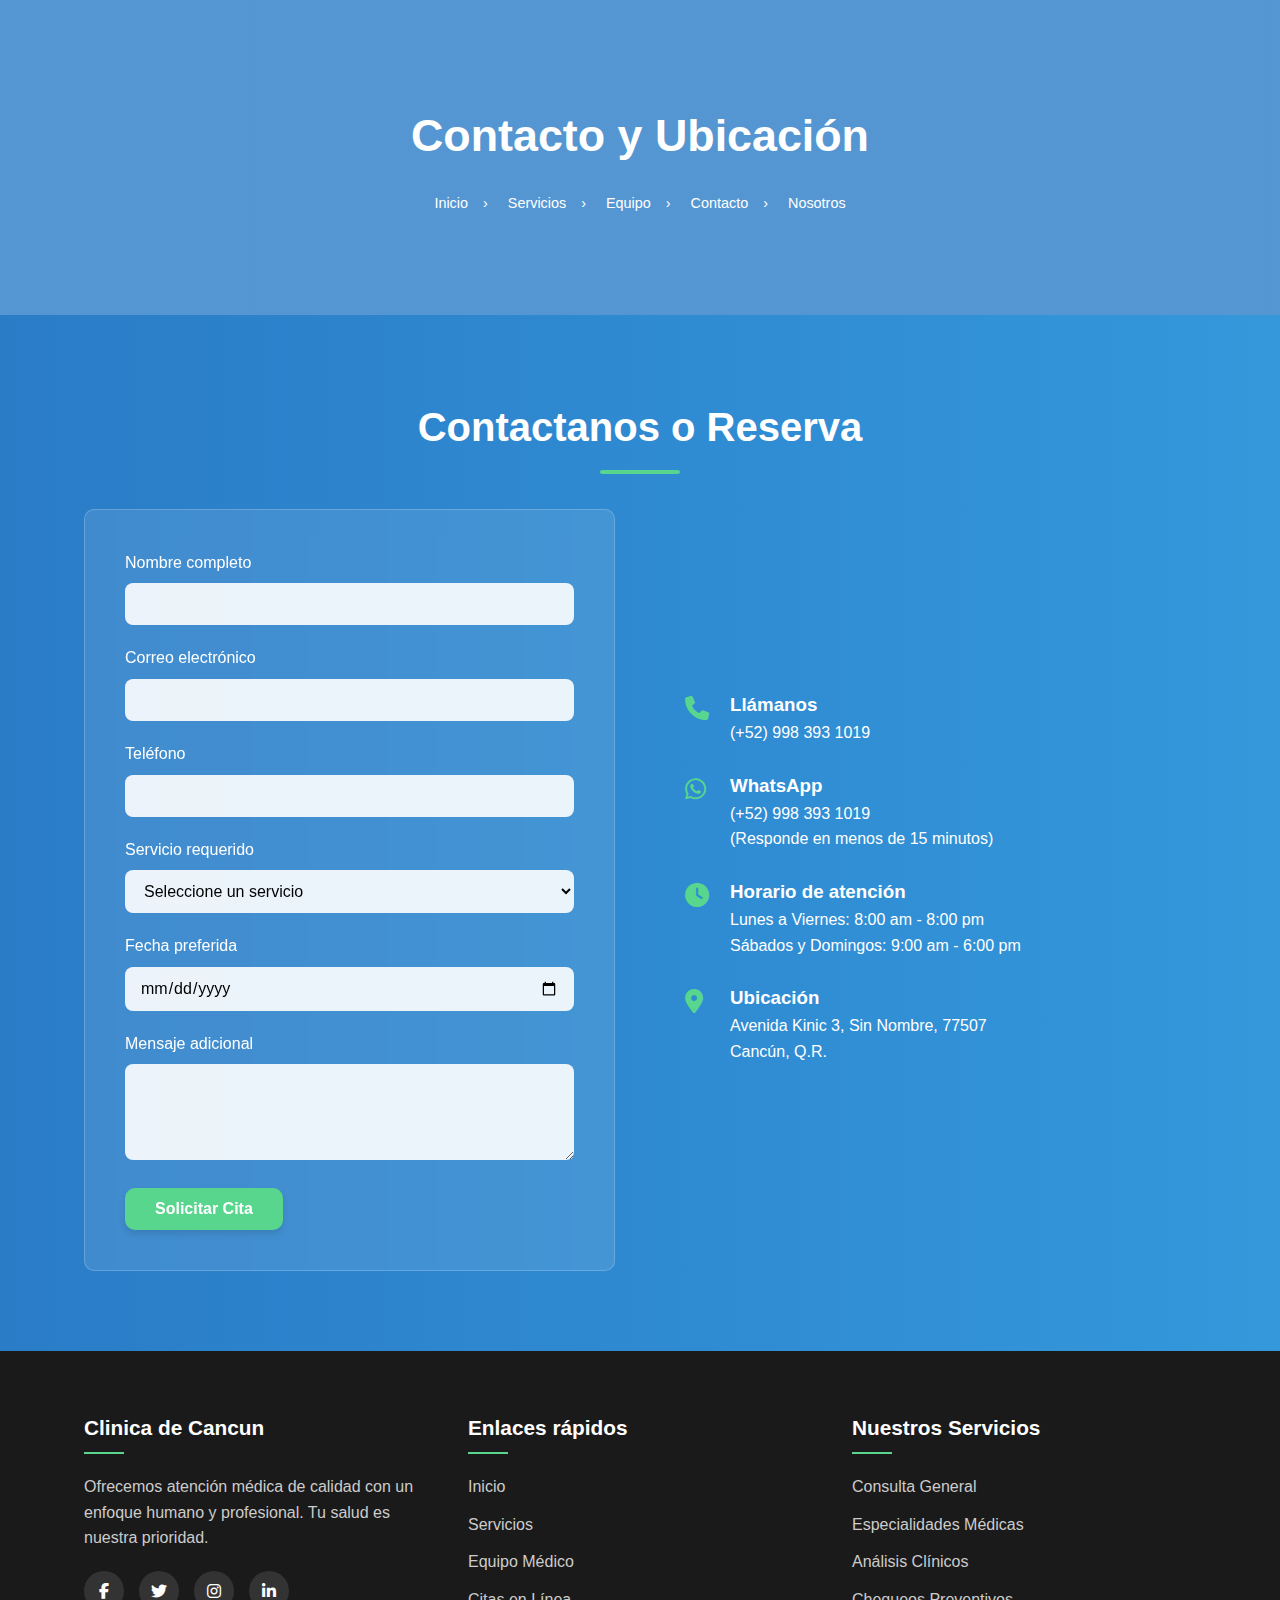
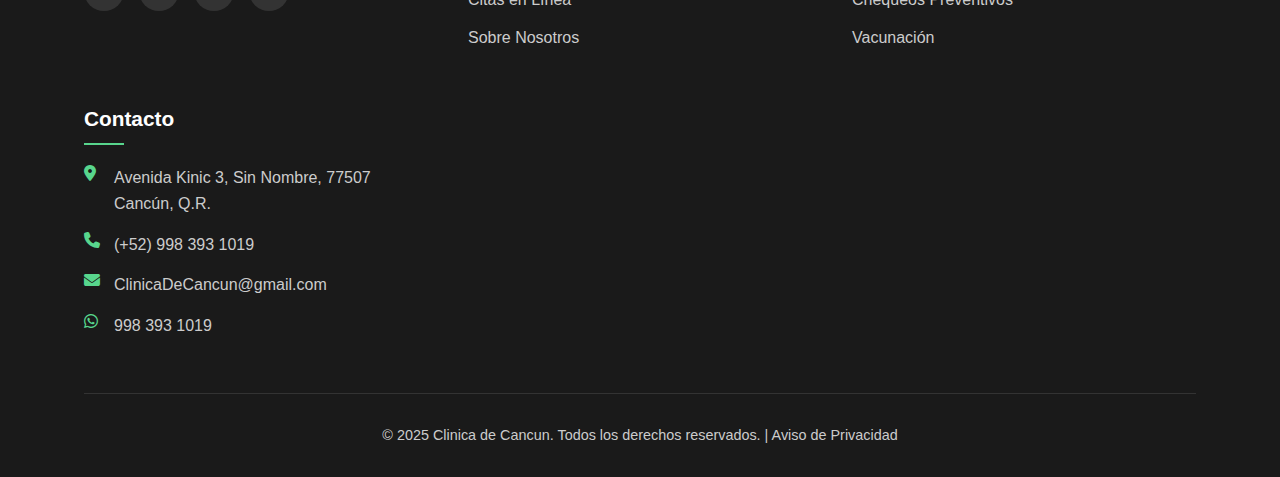
<file: contacto.html>
<!DOCTYPE html>
<html lang="en">
<head>
    <meta charset="UTF-8">
    <meta name="viewport" content="width=device-width, initial-scale=1.0">
    <title>Contacto y Ubicacion</title>
</head>
<body>
    <link rel="stylesheet" href="https://cdnjs.cloudflare.com/ajax/libs/font-awesome/6.4.0/css/all.min.css">
    <link rel="stylesheet" href="assets/style/style.css"><div class="page-header">
    
        <h1>Contacto y Ubicación</h1>
        <ul class="breadcrumb">
            <li><a href="index.html" class="active">Inicio</a></li>
            <li><a href="servicios.html">Servicios</a></li>
            <li><a href="EQMDCO.html">Equipo</a></li>
    
            <li><a href="contacto.html">Contacto</a></li>
            <li><a href="SobreNosotros.html">Nosotros</a></li>
           
        </ul>
    </div>
    
    <section id="citas" class="appointment">
        <div class="container">
            <h2 class="section-title">Contactanos o Reserva</h2>
            
            <div class="appointment-container">
                <div class="appointment-form">
                    <form id="citaForm">
                        <div class="form-group">
                            <label for="nombre">Nombre completo</label>
                            <input type="text" id="nombre" required>
                        </div>
                        
                        <div class="form-group">
                            <label for="email">Correo electrónico</label>
                            <input type="email" id="email" required>
                        </div>
                        
                        <div class="form-group">
                            <label for="telefono">Teléfono</label>
                            <input type="tel" id="telefono" required>
                        </div>
                        
                        <div class="form-group">
                            <label for="servicio">Servicio requerido</label>
                            <select id="servicio" required>
                                <option value="">Seleccione un servicio</option>
                                <option value="consulta">Consulta General</option>
                                <option value="especialista">Consulta Especialista</option>
                                <option value="analisis">Análisis Clínicos</option>
                                <option value="chequeo">Chequeo Preventivo</option>
                            </select>
                        </div>
                        
                        <div class="form-group">
                            <label for="fecha">Fecha preferida</label>
                            <input type="date" id="fecha" required>
                        </div>
                        
                        <div class="form-group">
                            <label for="mensaje">Mensaje adicional</label>
                            <textarea id="mensaje" rows="4"></textarea>
                        </div>
                        
                        <button type="submit" class="btn">Solicitar Cita</button>
                    </form>
                </div>
                
                <div class="appointment-info">
                    <div class="info-item">
                        <div class="info-icon">
                            <i class="fas fa-phone"></i>
                        </div>
                        <div>
                            <h3>Llámanos</h3>
                            <p>(+52) 998 393 1019</p>
                        </div>
                    </div>
                    
                    <div class="info-item">
                        <div class="info-icon">
                            <i class="fab fa-whatsapp"></i>
                        </div>
                        <div>
                            <h3>WhatsApp</h3>
                            <p>(+52) 998 393 1019</p>
                            <p>(Responde en menos de 15 minutos)</p>
                        </div>
                    </div>
                    
                    <div class="info-item">
                        <div class="info-icon">
                            <i class="fas fa-clock"></i>
                        </div>
                        <div>
                            <h3>Horario de atención</h3>
                            <p>Lunes a Viernes: 8:00 am - 8:00 pm</p>
                            <p>Sábados y Domingos: 9:00 am - 6:00 pm</p>
                            
                        </div>
                    </div>
                    
                    <div class="info-item">
                        <div class="info-icon">
                            <i class="fas fa-map-marker-alt"></i>
                        </div>
                        <div>
                            <h3>Ubicación</h3>
                            <p>Avenida Kinic 3, Sin Nombre, 77507 </p>
                            <p>Cancún, Q.R.</p>
                        </div>
                    </div>
                </div>
            </div>
        </div>
    </section>
 <footer id="contacto">
        <div class="container">
            <div class="footer-content">
                <div class="footer-column">
                    <h3>Clinica de Cancun</h3>
                    <p>Ofrecemos atención médica de calidad con un enfoque humano y profesional. Tu salud es nuestra prioridad.</p>
                    <div class="social-links">
                        <a href="#"><i class="fab fa-facebook-f"></i></a>
                        <a href="#"><i class="fab fa-twitter"></i></a>
                        <a href="#"><i class="fab fa-instagram"></i></a>
                        <a href="#"><i class="fab fa-linkedin-in"></i></a>
                    </div>
                </div>
                
                <div class="footer-column">
                    <h3>Enlaces rápidos</h3>
                    <ul class="footer-links">
                        <li><a href="#home">Inicio</a></li>
                        <li><a href="#servicios">Servicios</a></li>
                        <li><a href="#equipo">Equipo Médico</a></li>
                        <li><a href="#citas">Citas en Línea</a></li>
                        <li><a href="#nosotros">Sobre Nosotros</a></li>
                    </ul>
                </div>
                
                <div class="footer-column">
                    <h3>Nuestros Servicios</h3>
                    <ul class="footer-links">
                        <li><a href="#servicios">Consulta General</a></li>
                        <li><a href="#servicios">Especialidades Médicas</a></li>
                        <li><a href="#servicios">Análisis Clínicos</a></li>
                        <li><a href="#servicios">Chequeos Preventivos</a></li>
                        <li><a href="#servicios">Vacunación</a></li>
                    </ul>
                </div>
                
                <div class="footer-column">
                    <h3>Contacto</h3>
                    <ul class="contact-info">
                        <li>
                            <i class="fas fa-map-marker-alt"></i>
                            <span>Avenida Kinic 3, Sin Nombre, 77507 Cancún, Q.R.</span>
                        </li>
                        <li>
                            <i class="fas fa-phone"></i>
                            <span>(+52) 998 393 1019</span>
                        </li>
                        <li>
                            <i class="fas fa-envelope"></i>
                            <span>ClinicaDeCancun@gmail.com</span>
                        </li>
                        <li>
                            <i class="fab fa-whatsapp"></i>
                            <span>998 393 1019</span>
                        </li>
                    </ul>
                </div>
            </div>
            
            <div class="copyright">
                <p>&copy; 2025 Clinica de Cancun. Todos los derechos reservados. | Aviso de Privacidad</p>
            </div>
        </div>
    </footer>
</body>
</html>
</file>
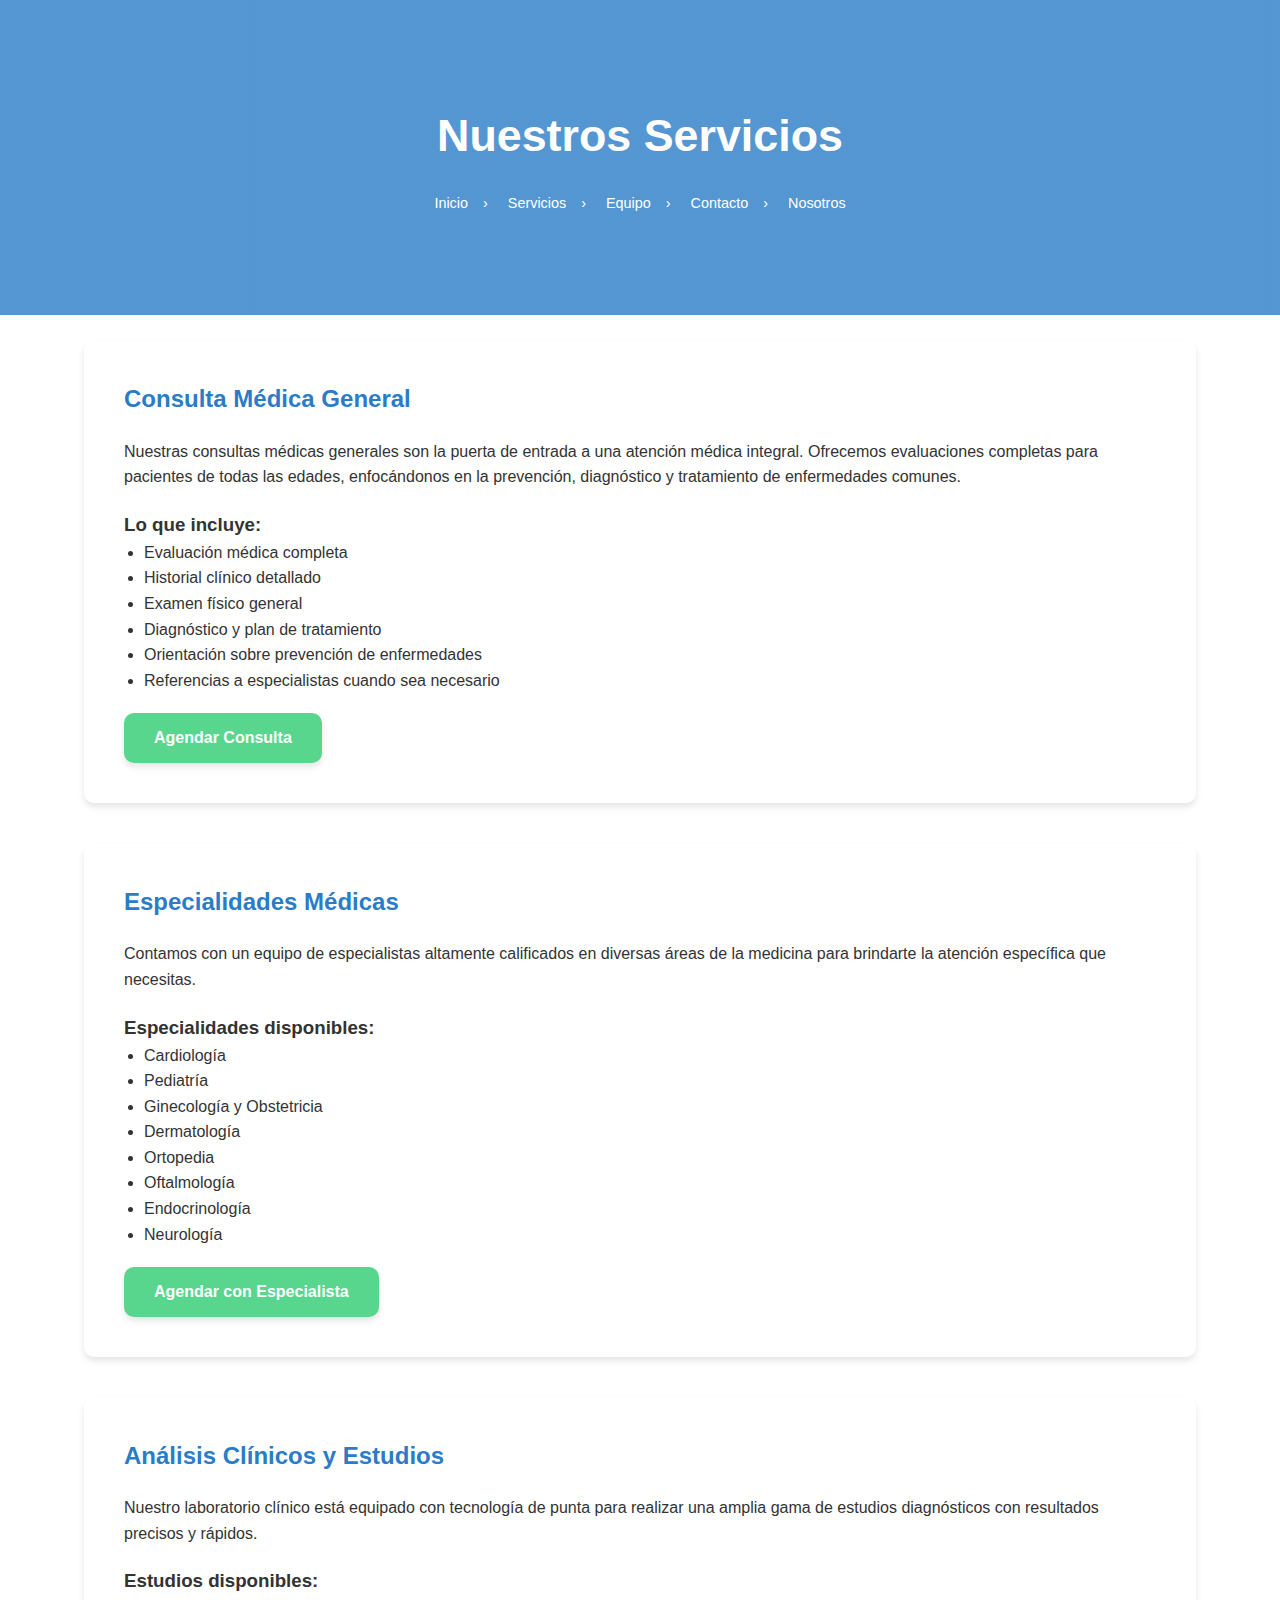
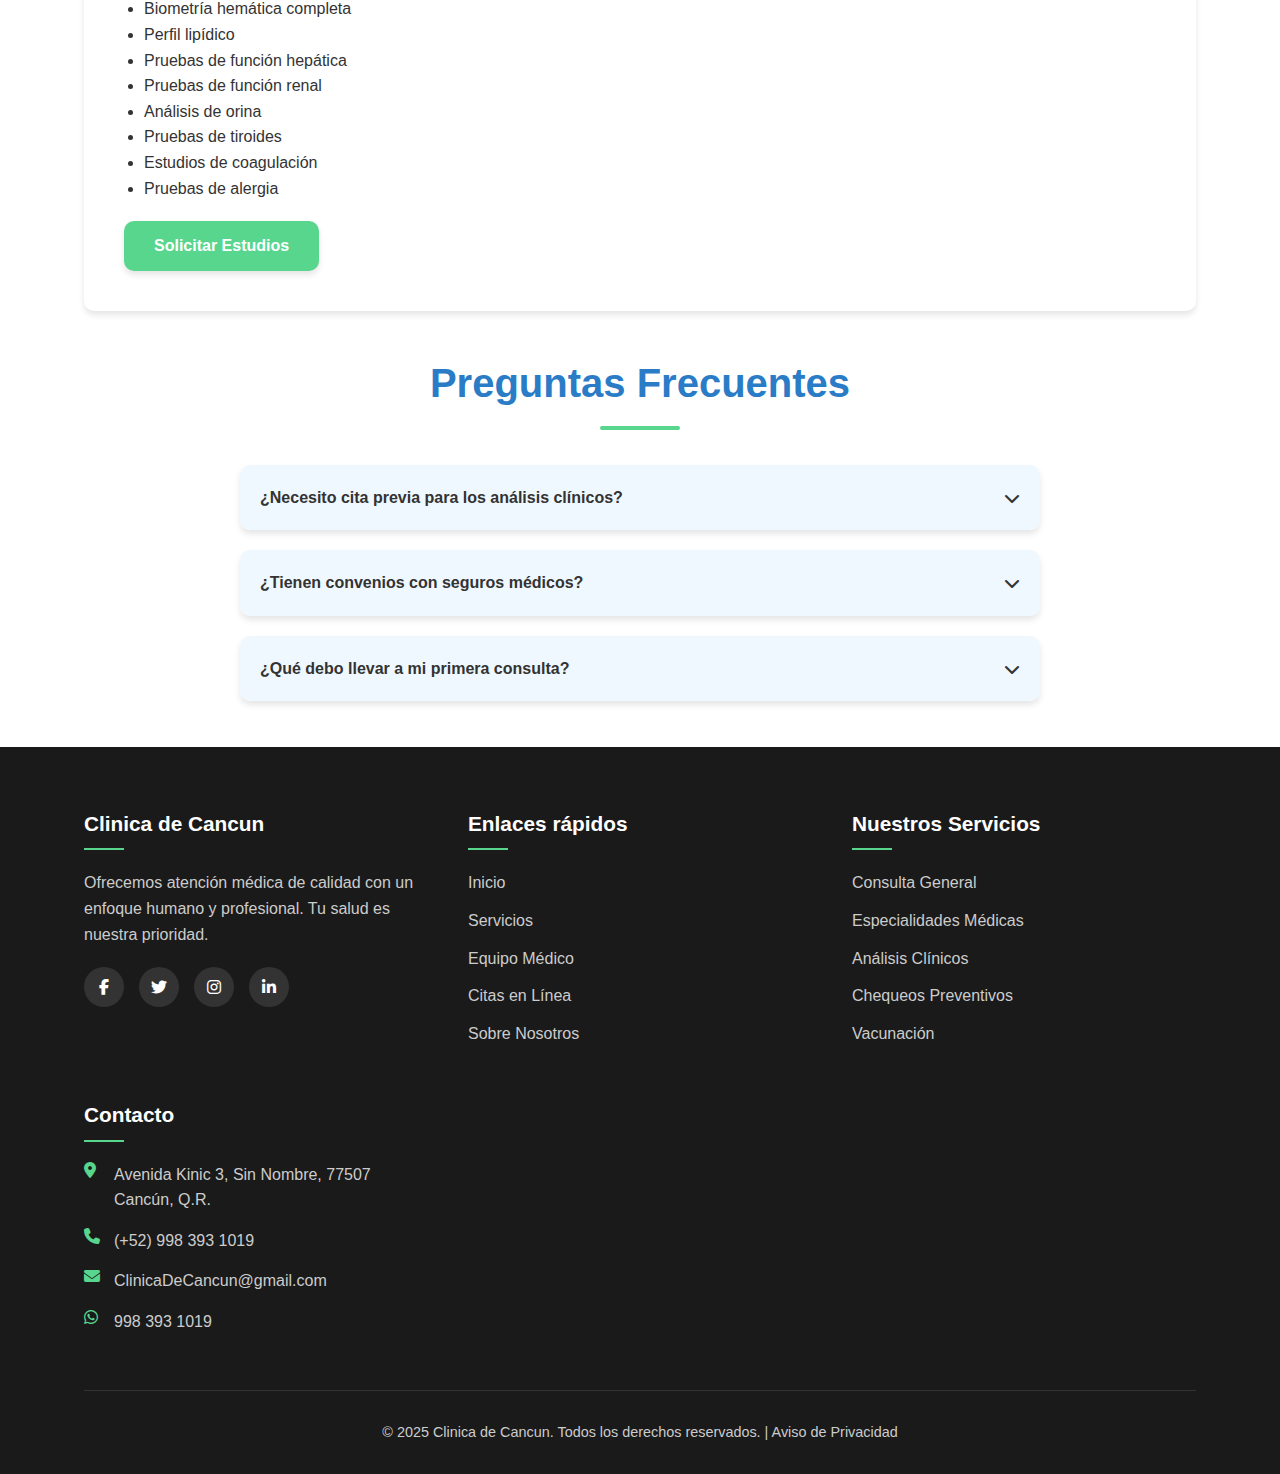
<file: servicios.html>
<!DOCTYPE html>
<html lang="en">
<head>
    <meta charset="UTF-8">
    <meta name="viewport" content="width=device-width, initial-scale=1.0">
    <title>Nuestros servicos | Servicios Generales</title>
</head>
<link rel="stylesheet" href="https://cdnjs.cloudflare.com/ajax/libs/font-awesome/6.4.0/css/all.min.css">
<link rel="stylesheet" href="assets/style/style.css">
<body>
    
    <div class="page-header">
        <h1>Nuestros Servicios</h1>
        <ul class="breadcrumb">
            <li><a href="Start.html">Inicio</a></li>
            <li><a href="servicios.html">Servicios</a></li>
            <li><a href="EQMDCO.html">Equipo</a></li>
            
            <li><a href="contacto.html">Contacto</a></li>
            <li><a href="SobreNosotros.html">Nosotros</a></li>
        </ul>
    </div>
    <div class="container"><br>
        <div class="service-detail">
            <h2>Consulta Médica General</h2>
            <p>Nuestras consultas médicas generales son la puerta de entrada a una atención médica integral. Ofrecemos evaluaciones completas para pacientes de todas las edades, enfocándonos en la prevención, diagnóstico y tratamiento de enfermedades comunes.</p>
            
            <h3>Lo que incluye:</h3>
            <ul>
                <li>Evaluación médica completa</li>
                <li>Historial clínico detallado</li>
                <li>Examen físico general</li>
                <li>Diagnóstico y plan de tratamiento</li>
                <li>Orientación sobre prevención de enfermedades</li>
                <li>Referencias a especialistas cuando sea necesario</li>
            </ul>
            
            <a href="#citas" class="btn">Agendar Consulta</a>
        </div>
        
        <div class="service-detail">
            <h2>Especialidades Médicas</h2>
            <p>Contamos con un equipo de especialistas altamente calificados en diversas áreas de la medicina para brindarte la atención específica que necesitas.</p>
            
            <h3>Especialidades disponibles:</h3>
            <ul>
                <li>Cardiología</li>
                <li>Pediatría</li>
                <li>Ginecología y Obstetricia</li>
                <li>Dermatología</li>
                <li>Ortopedia</li>
                <li>Oftalmología</li>
                <li>Endocrinología</li>
                <li>Neurología</li>
            </ul>
            
            <a href="#citas" class="btn">Agendar con Especialista</a>
        </div>
        
        <div class="service-detail">
            <h2>Análisis Clínicos y Estudios</h2>
            <p>Nuestro laboratorio clínico está equipado con tecnología de punta para realizar una amplia gama de estudios diagnósticos con resultados precisos y rápidos.</p>
            
            <h3>Estudios disponibles:</h3>
            <ul>
                <li>Biometría hemática completa</li>
                <li>Perfil lipídico</li>
                <li>Pruebas de función hepática</li>
                <li>Pruebas de función renal</li>
                <li>Análisis de orina</li>
                <li>Pruebas de tiroides</li>
                <li>Estudios de coagulación</li>
                <li>Pruebas de alergia</li>
            </ul>
            
            <a href="#citas" class="btn">Solicitar Estudios</a>
        </div>
        
        <div class="faq-container">
            <h2 class="section-title">Preguntas Frecuentes</h2>
            
            <div class="faq-item">
                <div class="faq-question">
                    <span>¿Necesito cita previa para los análisis clínicos?</span>
                    <i class="fas fa-chevron-down"></i>
                </div>
                <div class="faq-answer">
                    <p>Sí, recomendamos agendar cita para cualquier estudio de laboratorio. Esto nos permite preparar todo para tu llegada y reducir tus tiempos de espera.</p>
                </div>
            </div>
            
            <div class="faq-item">
                <div class="faq-question">
                    <span>¿Tienen convenios con seguros médicos?</span>
                    <i class="fas fa-chevron-down"></i>
                </div>
                <div class="faq-answer">
                    <p>Sí, tenemos convenios con las principales aseguradoras médicas del país. Por favor contáctanos para confirmar si tu seguro es aceptado en nuestro consultorio.</p>
                </div>
            </div>
            
            <div class="faq-item">
                <div class="faq-question">
                    <span>¿Qué debo llevar a mi primera consulta?</span>
                    <i class="fas fa-chevron-down"></i>
                </div>
                <div class="faq-answer">
                    <p>Para tu primera consulta te recomendamos traer:</p>
                    <ul>
                        <li>Identificación oficial</li>
                        <li>Tarjeta de seguro médico (si aplica)</li>
                        <li>Exámenes médicos recientes</li>
                        <li>Lista de medicamentos que tomas actualmente</li>
                    </ul>
                </div>
            </div>
        </div>
    </div><br>
    <footer id="contacto">
        <div class="container">
            <div class="footer-content">
                <div class="footer-column">
                    <h3>Clinica de Cancun</h3>
                    <p>Ofrecemos atención médica de calidad con un enfoque humano y profesional. Tu salud es nuestra prioridad.</p>
                    <div class="social-links">
                        <a href="#"><i class="fab fa-facebook-f"></i></a>
                        <a href="#"><i class="fab fa-twitter"></i></a>
                        <a href="#"><i class="fab fa-instagram"></i></a>
                        <a href="#"><i class="fab fa-linkedin-in"></i></a>
                    </div>
                </div>
                
                <div class="footer-column">
                    <h3>Enlaces rápidos</h3>
                    <ul class="footer-links">
                        <li><a href="#home">Inicio</a></li>
                        <li><a href="#servicios">Servicios</a></li>
                        <li><a href="#equipo">Equipo Médico</a></li>
                        <li><a href="#citas">Citas en Línea</a></li>
                        <li><a href="#nosotros">Sobre Nosotros</a></li>
                    </ul>
                </div>
                
                <div class="footer-column">
                    <h3>Nuestros Servicios</h3>
                    <ul class="footer-links">
                        <li><a href="#servicios">Consulta General</a></li>
                        <li><a href="#servicios">Especialidades Médicas</a></li>
                        <li><a href="#servicios">Análisis Clínicos</a></li>
                        <li><a href="#servicios">Chequeos Preventivos</a></li>
                        <li><a href="#servicios">Vacunación</a></li>
                    </ul>
                </div>
                
                <div class="footer-column">
                    <h3>Contacto</h3>
                    <ul class="contact-info">
                        <li>
                            <i class="fas fa-map-marker-alt"></i>
                            <span>Avenida Kinic 3, Sin Nombre, 77507 Cancún, Q.R.</span>
                        </li>
                        <li>
                            <i class="fas fa-phone"></i>
                            <span>(+52) 998 393 1019</span>
                        </li>
                        <li>
                            <i class="fas fa-envelope"></i>
                            <span>ClinicaDeCancun@gmail.com</span>
                        </li>
                        <li>
                            <i class="fab fa-whatsapp"></i>
                            <span>998 393 1019</span>
                        </li>
                    </ul>
                </div>
            </div>
            
            <div class="copyright">
                <p>&copy; 2025 Clinica de Cancun. Todos los derechos reservados. | Aviso de Privacidad</p>
            </div>
        </div>
    </footer>

</body>
</html>
</file>
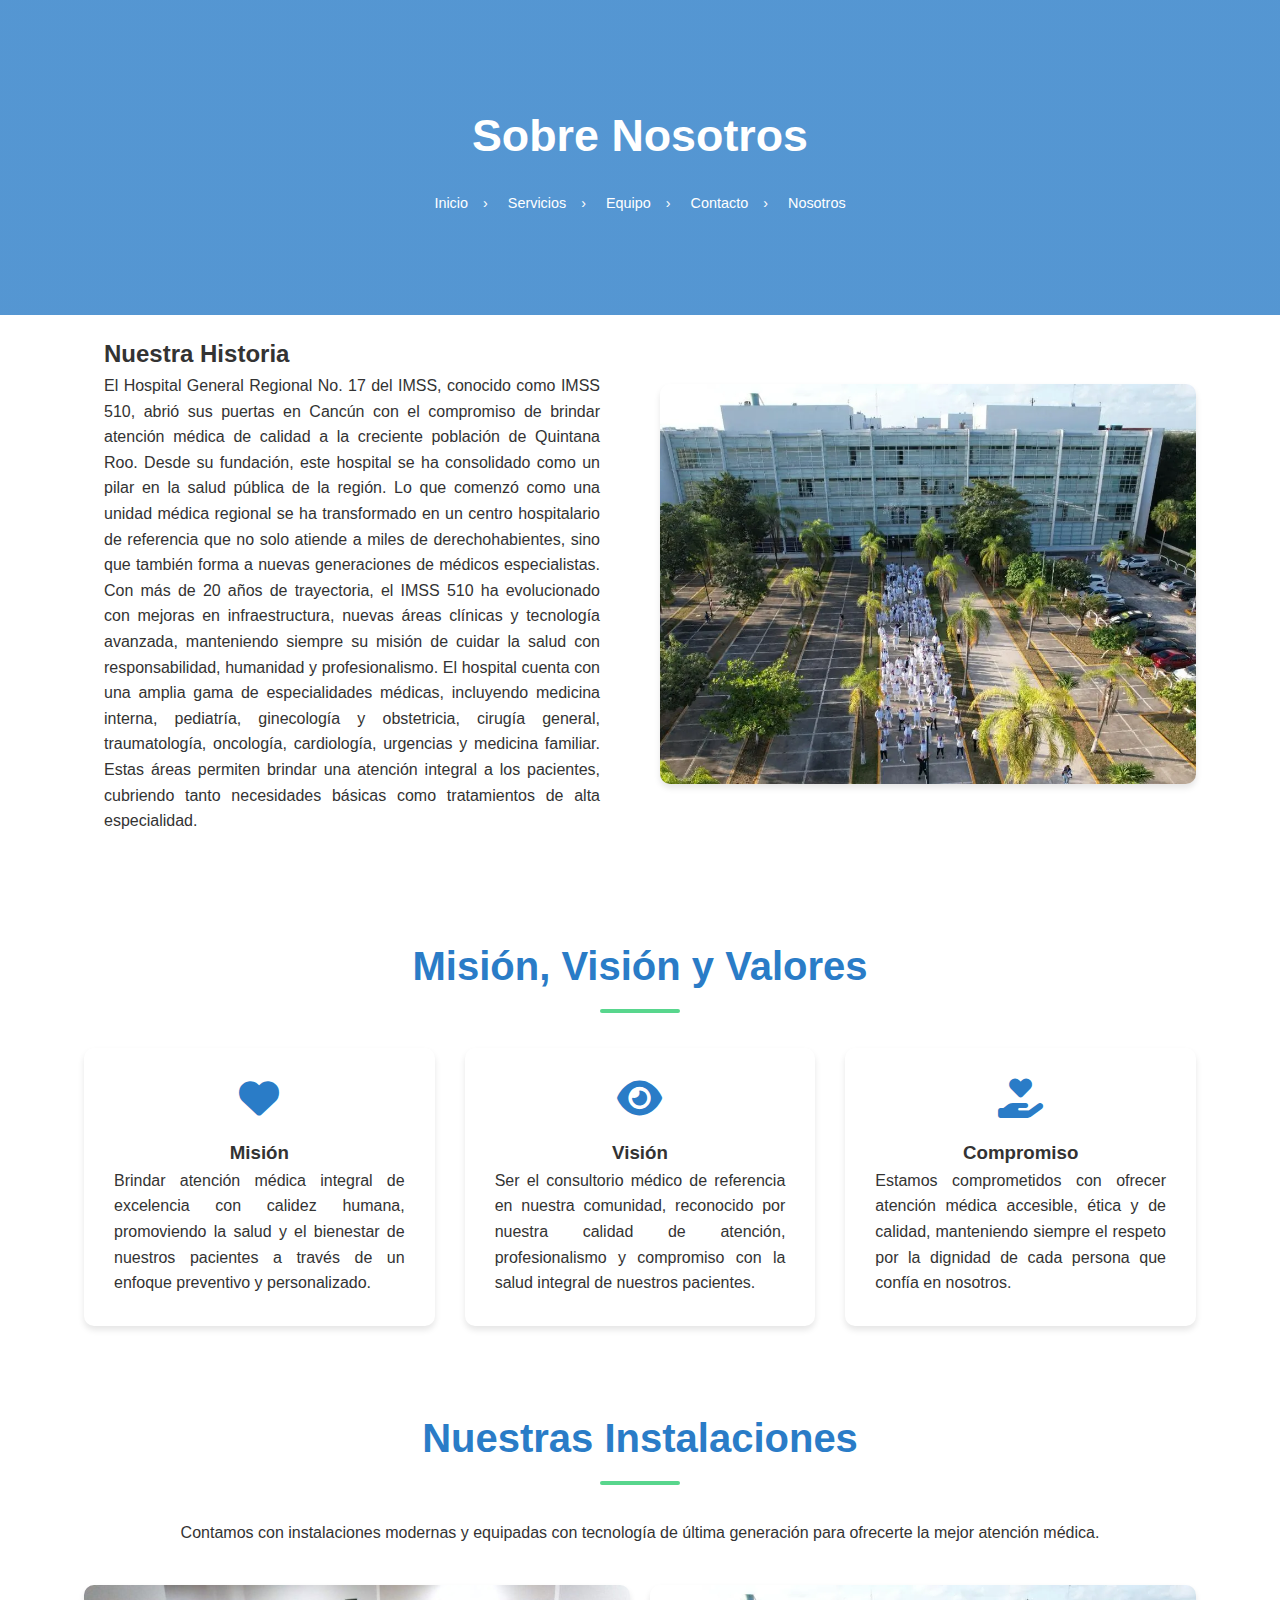
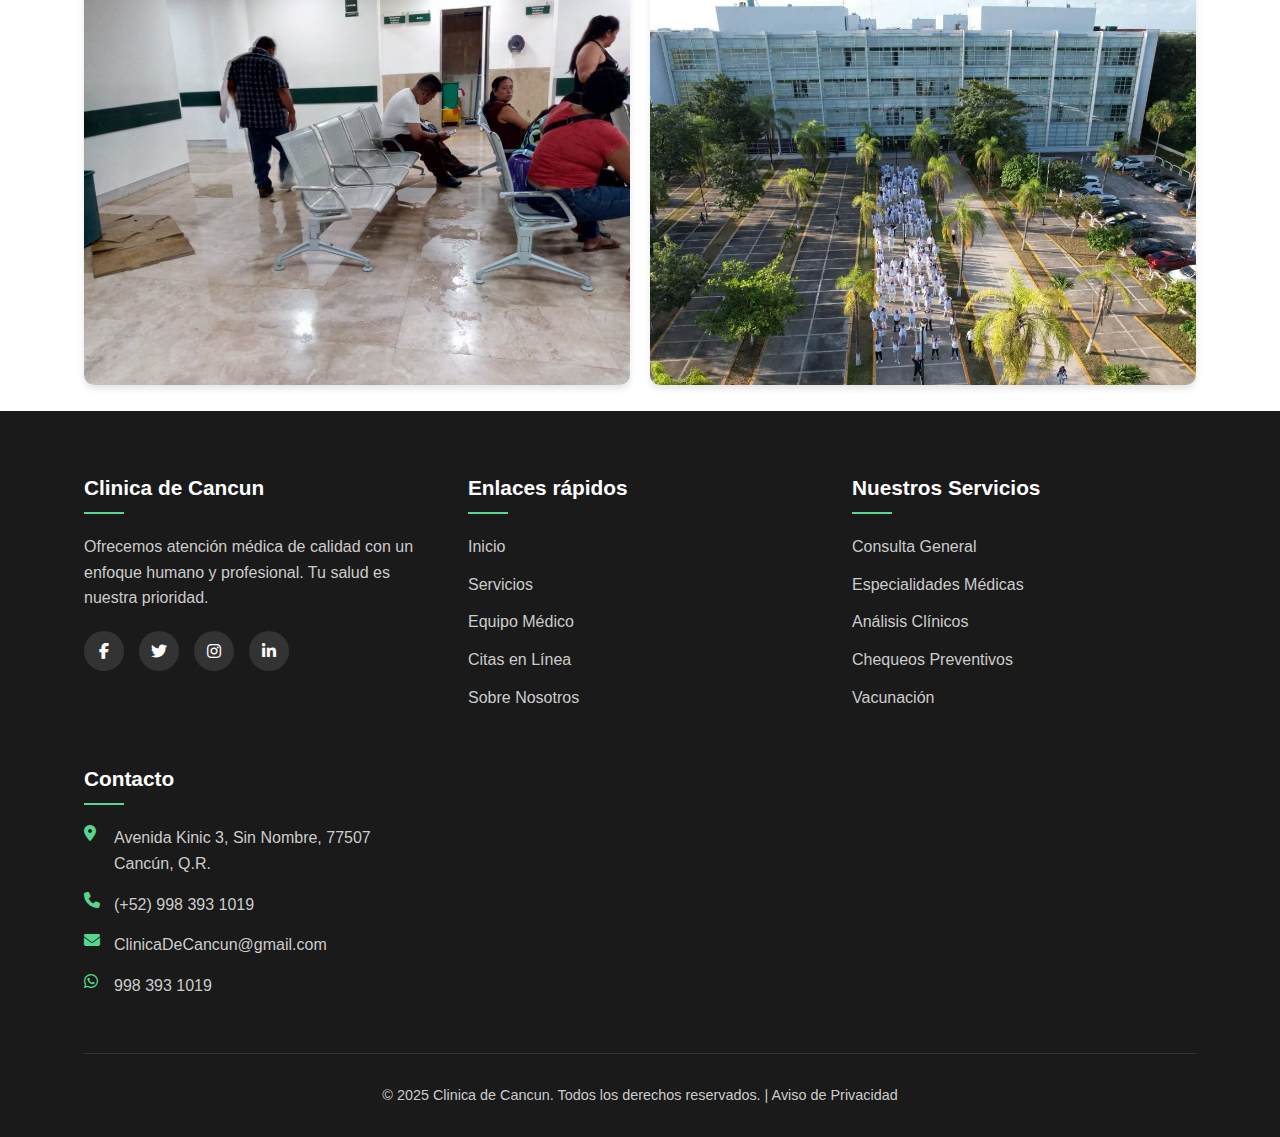
<file: SobreNosotros.html>
<!DOCTYPE html>
<html lang="en">
<head>
    <meta charset="UTF-8">
    <meta name="viewport" content="width=device-width, initial-scale=1.0">
    <title>Sobre Nosotro</title>
</head>
<body>
    <link rel="stylesheet" href="assets/style/style.css">
    <link rel="stylesheet" href="https://cdnjs.cloudflare.com/ajax/libs/font-awesome/6.4.0/css/all.min.css">
<div class="page-header">
    <h1>Sobre Nosotros</h1>
    <ul class="breadcrumb">
        <li><a href="index.html" class="active">Inicio</a></li>
        <li><a href="servicios.html">Servicios</a></li>
        <li><a href="EQMDCO.html">Equipo</a></li>

        <li><a href="contacto.html">Contacto</a></li>
        <li><a href="SobreNosotros.html">Nosotros</a></li>
     
    </ul>
</div>

<div class="container">
    <div class="about-content">
        <div class="about-text">
            <h2>Nuestra Historia</h2>
            <p style="text-align: justify;">El Hospital General Regional No. 17 del IMSS, conocido como IMSS 510, abrió sus puertas en Cancún con el compromiso de brindar atención médica de calidad a la creciente población de Quintana Roo. Desde su fundación, este hospital se ha consolidado como un pilar en la salud pública de la región.

                Lo que comenzó como una unidad médica regional se ha transformado en un centro hospitalario de referencia que no solo atiende a miles de derechohabientes, sino que también forma a nuevas generaciones de médicos especialistas. Con más de 20 años de trayectoria, el IMSS 510 ha evolucionado con mejoras en infraestructura, nuevas áreas clínicas y tecnología avanzada, manteniendo siempre su misión de cuidar la salud con responsabilidad, humanidad y profesionalismo.
                
                El hospital cuenta con una amplia gama de especialidades médicas, incluyendo medicina interna, pediatría, ginecología y obstetricia, cirugía general, traumatología, oncología, cardiología, urgencias y medicina familiar. Estas áreas permiten brindar una atención integral a los pacientes, cubriendo tanto necesidades básicas como tratamientos de alta especialidad.
                
                </p>
        </div>
        
        <div class="about-image">
            <img src="assets/img/hospital-general-de-imss-cancun-1.webp" alt="Consultorio Médico Vida Sana">
        </div>
    </div>
    
    <div class="mission-section" style="margin-top: 80px; text-align: center;">
        <h2 class="section-title">Misión, Visión y Valores</h2>
        
        <div class="values-grid">
            <div class="value-card">
                <i class="fas fa-heart"></i>
                <h3>Misión</h3>
                <p style="text-align: justify;">Brindar atención médica integral de excelencia con calidez humana, promoviendo la salud y el bienestar de nuestros pacientes a través de un enfoque preventivo y personalizado.</p>
            </div>
            
            <div class="value-card">
                <i class="fas fa-eye"></i>
                <h3>Visión</h3>
                <p style="text-align: justify;">Ser el consultorio médico de referencia en nuestra comunidad, reconocido por nuestra calidad de atención, profesionalismo y compromiso con la salud integral de nuestros pacientes.</p>
            </div>
            
            <div class="value-card">
                <i class="fas fa-hand-holding-heart"></i>
                <h3>Compromiso</h3>
                <p style="text-align: justify;">Estamos comprometidos con ofrecer atención médica accesible, ética y de calidad, manteniendo siempre el respeto por la dignidad de cada persona que confía en nosotros.</p>
            </div>
        </div>
    </div>
    
    <div style="margin-top: 80px; text-align: center;">
        <h2 class="section-title">Nuestras Instalaciones</h2>
        <p  style="text-align: center;">Contamos con instalaciones modernas y equipadas con tecnología de última generación para ofrecerte la mejor atención médica.</p>
        
        <div style="display: grid; grid-template-columns: repeat(auto-fit, minmax(300px, 1fr)); gap: 20px; margin-top: 40px;">
            <div class="about-image">
                <img src="assets/img/instalaciones.jpeg" alt="Sala de espera">
            </div>
            <div class="about-image">
                <img src="assets/img/hospital-general-de-imss-cancun-1.webp" alt="Consultorio">
            </div>

        </div>
    </div>
</div><br>
<footer id="contacto">
    <div class="container">
        <div class="footer-content">
            <div class="footer-column">
                <h3>Clinica de Cancun</h3>
                <p>Ofrecemos atención médica de calidad con un enfoque humano y profesional. Tu salud es nuestra prioridad.</p>
                <div class="social-links">
                    <a href="#"><i class="fab fa-facebook-f"></i></a>
                    <a href="#"><i class="fab fa-twitter"></i></a>
                    <a href="#"><i class="fab fa-instagram"></i></a>
                    <a href="#"><i class="fab fa-linkedin-in"></i></a>
                </div>
            </div>
            
            <div class="footer-column">
                <h3>Enlaces rápidos</h3>
                <ul class="footer-links">
                    <li><a href="#home">Inicio</a></li>
                    <li><a href="#servicios">Servicios</a></li>
                    <li><a href="#equipo">Equipo Médico</a></li>
                    <li><a href="#citas">Citas en Línea</a></li>
                    <li><a href="#nosotros">Sobre Nosotros</a></li>
                </ul>
            </div>
            
            <div class="footer-column">
                <h3>Nuestros Servicios</h3>
                <ul class="footer-links">
                    <li><a href="#servicios">Consulta General</a></li>
                    <li><a href="#servicios">Especialidades Médicas</a></li>
                    <li><a href="#servicios">Análisis Clínicos</a></li>
                    <li><a href="#servicios">Chequeos Preventivos</a></li>
                    <li><a href="#servicios">Vacunación</a></li>
                </ul>
            </div>
            
            <div class="footer-column">
                <h3>Contacto</h3>
                <ul class="contact-info">
                    <li>
                        <i class="fas fa-map-marker-alt"></i>
                        <span>Avenida Kinic 3, Sin Nombre, 77507 Cancún, Q.R.</span>
                    </li>
                    <li>
                        <i class="fas fa-phone"></i>
                        <span>(+52) 998 393 1019</span>
                    </li>
                    <li>
                        <i class="fas fa-envelope"></i>
                        <span>ClinicaDeCancun@gmail.com</span>
                    </li>
                    <li>
                        <i class="fab fa-whatsapp"></i>
                        <span>998 393 1019</span>
                    </li>
                </ul>
            </div>
        </div>
        
        <div class="copyright">
            <p>&copy; 2025 Clinica de Cancun. Todos los derechos reservados. | Aviso de Privacidad</p>
        </div>
    </div>
</footer>

</body>
</html>
</file>
<file: assets/style/style.css>
/* Variables y estilos globales */
:root {
    --color-primary: #2a7cc7;
    --color-secondary: #3498db;
    --color-accent: #58D68D;
    --color-light: #f8f9fa;
    --color-text: #333;
    --color-text-light: #666;
    --color-bg-section: #f0f8ff;
    --shadow: 0 4px 6px rgba(0, 0, 0, 0.1);
    --transition: all 0.3s ease;
    --border-radius: 10px;
    --max-width: 1200px;
}

* {
    margin: 0;
    padding: 0;
    box-sizing: border-box;
}

body {
    font-family: 'Segoe UI', Tahoma, Geneva, Verdana, sans-serif;
    line-height: 1.6;
    color: var(--color-text);
    background-color: #fff;
    overflow-x: hidden;
}

a {
    text-decoration: none;
    color: inherit;
}

.container {
    width: 90%;
    max-width: var(--max-width);
    margin: 0 auto;
    padding: 0 20px;
}

section {
    padding: 80px 0;
}

.section-title {
    text-align: center;
    margin-bottom: 50px;
    font-size: 2.5rem;
    color: var(--color-primary);
    position: relative;
}

.section-title::after {
    content: '';
    position: absolute;
    bottom: -15px;
    left: 50%;
    transform: translateX(-50%);
    width: 80px;
    height: 4px;
    background: var(--color-accent);
    border-radius: 2px;
}

.btn {
    display: inline-block;
    padding: 12px 30px;
    background: var(--color-accent);
    color: white;
    border-radius: var(--border-radius);
    font-weight: 600;
    transition: var(--transition);
    border: none;
    cursor: pointer;
    text-align: center;
    font-size: 1rem;
    box-shadow: var(--shadow);
}

.btn:hover {
    background: #48c77d;
    transform: translateY(-3px);
    box-shadow: 0 6px 12px rgba(0, 0, 0, 0.15);
}

.btn-outline {
    background: transparent;
    border: 2px solid var(--color-accent);
    color: var(--color-accent);
}

.btn-outline:hover {
    background: var(--color-accent);
    color: white;
}

/* Header */
header {
    position: fixed;
    top: 0;
    left: 0;
    width: 100%;
    background: white;
    box-shadow: var(--shadow);
    z-index: 1000;
    padding: 15px 0;
    transition: var(--transition);
}

.header-content {
    display: flex;
    justify-content: space-between;
    align-items: center;
}

.logo {
    display: flex;
    align-items: center;
}

.logo-icon {
    background: var(--color-primary);
    width: 40px;
    height: 40px;
    border-radius: 8px;
    display: flex;
    align-items: center;
    justify-content: center;
    margin-right: 10px;
}

.logo-icon i {
    color: white;
    font-size: 1.5rem;
}

.logo h1 {
    font-size: 1.5rem;
    color: var(--color-primary);
    font-weight: 700;
}

.nav-menu {
    display: flex;
    list-style: none;
}

.nav-menu li {
    margin-left: 30px;
}

.nav-menu a {
    font-weight: 600;
    position: relative;
    padding-bottom: 5px;
}

.nav-menu a::after {
    content: '';
    position: absolute;
    bottom: 0;
    left: 0;
    width: 0;
    height: 2px;
    background: var(--color-accent);
    transition: var(--transition);
}

.nav-menu a:hover::after,
.nav-menu a.active::after {
    width: 100%;
}

.mobile-toggle {
    display: none;
    font-size: 1.5rem;
    cursor: pointer;
}

/* Hero Banner */
.hero {
    height: 100vh;
    background: linear-gradient(rgba(42, 124, 199, 0.7), rgba(42, 124, 199, 0.7)), url('https://images.unsplash.com/photo-1519494026892-80bbd2d6fd0d?ixlib=rb-4.0.3&ixid=M3wxMjA3fDB8MHxwaG90by1wYWdlfHx8fGVufDB8fHx8fA%3D%3D&auto=format&fit=crop&w=1200&q=80');
    background-size: cover;
    background-position: center;
    display: flex;
    align-items: center;
    text-align: center;
    color: white;
    padding-top: 70px;
}

.hero-content {
    max-width: 800px;
    margin: 0 auto;
    padding: 0 20px;
}

.hero h1 {
    font-size: 3.5rem;
    margin-bottom: 20px;
    text-shadow: 0 2px 4px rgba(0, 0, 0, 0.3);
}

.hero p {
    font-size: 1.5rem;
    margin-bottom: 30px;
    max-width: 600px;
    margin-left: auto;
    margin-right: auto;
}

.hero-btns {
    display: flex;
    justify-content: center;
    gap: 20px;
    margin-top: 30px;
}

/* Servicios */
.services {
    background-color: var(--color-bg-section);
}

.services-grid {
    display: grid;
    grid-template-columns: repeat(auto-fit, minmax(280px, 1fr));
    gap: 30px;
    margin-top: 30px;
}

.service-card {
    background: white;
    border-radius: var(--border-radius);
    overflow: hidden;
    box-shadow: var(--shadow);
    transition: var(--transition);
    text-align: center;
    padding: 40px 20px;
}

.service-card:hover {
    transform: translateY(-10px);
    box-shadow: 0 10px 20px rgba(0, 0, 0, 0.1);
}

.service-icon {
    font-size: 3rem;
    color: var(--color-primary);
    margin-bottom: 20px;
}

.service-card h3 {
    margin-bottom: 15px;
    color: var(--color-primary);
}

/* Equipo Médico */
.team-grid {
    display: grid;
    grid-template-columns: repeat(auto-fit, minmax(280px, 1fr));
    gap: 30px;
}

.team-member {
    background: white;
    border-radius: var(--border-radius);
    overflow: hidden;
    box-shadow: var(--shadow);
    transition: var(--transition);
}

.team-member:hover {
    transform: translateY(-5px);
}

.member-img {
    height: 300px;
    overflow: hidden;
}

.member-img img {
    width: 100%;
    height: 100%;
    object-fit: cover;
    transition: var(--transition);
}

.team-member:hover .member-img img {
    transform: scale(1.05);
}

.member-info {
    padding: 25px;
    text-align: center;
}

.member-info h3 {
    color: var(--color-primary);
    margin-bottom: 5px;
}

.member-specialty {
    color: var(--color-accent);
    font-weight: 600;
    margin-bottom: 15px;
    display: block;
}

/* Testimonios */
.testimonials {
    background-color: var(--color-bg-section);
}

.testimonials-container {
    max-width: 800px;
    margin: 0 auto;
}

.testimonial {
    background: white;
    border-radius: var(--border-radius);
    box-shadow: var(--shadow);
    padding: 30px;
    margin: 20px;
    position: relative;
}

.testimonial::before {
    content: '"';
    position: absolute;
    top: 10px;
    left: 20px;
    font-size: 5rem;
    color: var(--color-accent);
    opacity: 0.2;
    font-family: Georgia, serif;
}

.testimonial-text {
    font-style: italic;
    margin-bottom: 20px;
    position: relative;
    z-index: 1;
}

.testimonial-author {
    display: flex;
    align-items: center;
}

.author-img {
    width: 50px;
    height: 50px;
    border-radius: 50%;
    overflow: hidden;
    margin-right: 15px;
}

.author-img img {
    width: 100%;
    height: 100%;
    object-fit: cover;
}

.author-info h4 {
    color: var(--color-primary);
}

/* Formulario de Citas */
.appointment {
    background: linear-gradient(to right, var(--color-primary), var(--color-secondary));
    color: white;
}

.appointment .section-title {
    color: white;
}

.appointment-container {
    display: grid;
    grid-template-columns: 1fr 1fr;
    gap: 50px;
    align-items: center;
}

.appointment-form {
    background: rgba(255, 255, 255, 0.1);
    backdrop-filter: blur(10px);
    border-radius: var(--border-radius);
    padding: 40px;
    border: 1px solid rgba(255, 255, 255, 0.2);
}

.form-group {
    margin-bottom: 20px;
}

.form-group label {
    display: block;
    margin-bottom: 8px;
    font-weight: 500;
}

.form-group input,
.form-group select,
.form-group textarea {
    width: 100%;
    padding: 12px 15px;
    border-radius: 8px;
    border: none;
    background: rgba(255, 255, 255, 0.9);
    font-family: inherit;
    font-size: 1rem;
}

.appointment-info {
    padding: 20px;
}

.info-item {
    display: flex;
    align-items: flex-start;
    margin-bottom: 25px;
}

.info-icon {
    font-size: 1.5rem;
    color: var(--color-accent);
    margin-right: 15px;
    min-width: 30px;
}

/* Footer */
footer {
    background: #1a1a1a;
    color: #ccc;
    padding: 60px 0 30px;
}

.footer-content {
    display: grid;
    grid-template-columns: repeat(auto-fit, minmax(250px, 1fr));
    gap: 40px;
    margin-bottom: 40px;
}

.footer-column h3 {
    color: white;
    margin-bottom: 20px;
    font-size: 1.3rem;
    position: relative;
    padding-bottom: 10px;
}

.footer-column h3::after {
    content: '';
    position: absolute;
    bottom: 0;
    left: 0;
    width: 40px;
    height: 2px;
    background: var(--color-accent);
}

.footer-links {
    list-style: none;
}

.footer-links li {
    margin-bottom: 12px;
}

.footer-links a {
    transition: var(--transition);
}

.footer-links a:hover {
    color: white;
    padding-left: 5px;
}

.contact-info {
    list-style: none;
}

.contact-info li {
    display: flex;
    margin-bottom: 15px;
}

.contact-info i {
    color: var(--color-accent);
    margin-right: 10px;
    min-width: 20px;
}

.social-links {
    display: flex;
    gap: 15px;
    margin-top: 20px;
}

.social-links a {
    display: flex;
    align-items: center;
    justify-content: center;
    width: 40px;
    height: 40px;
    background: #333;
    border-radius: 50%;
    color: white;
    transition: var(--transition);
}

.social-links a:hover {
    background: var(--color-accent);
    transform: translateY(-5px);
}

.copyright {
    text-align: center;
    padding-top: 30px;
    border-top: 1px solid #333;
    font-size: 0.9rem;
}

/* WhatsApp flotante */
.whatsapp-float {
    position: fixed;
    bottom: 30px;
    right: 30px;
    width: 60px;
    height: 60px;
    background: #25D366;
    border-radius: 50%;
    display: flex;
    align-items: center;
    justify-content: center;
    color: white;
    font-size: 2rem;
    box-shadow: 0 4px 10px rgba(0, 0, 0, 0.2);
    z-index: 100;
    transition: var(--transition);
    animation: pulse 2s infinite;
}

.whatsapp-float:hover {
    transform: scale(1.1);
    box-shadow: 0 6px 15px rgba(0, 0, 0, 0.3);
}

@keyframes pulse {
    0% {
        box-shadow: 0 0 0 0 rgba(37, 211, 102, 0.7);
    }
    70% {
        box-shadow: 0 0 0 15px rgba(37, 211, 102, 0);
    }
    100% {
        box-shadow: 0 0 0 0 rgba(37, 211, 102, 0);
    }
}

/* Páginas adicionales */
.page-content {
    padding: 120px 0 80px;
}

.page-header {
    background: linear-gradient(rgba(42, 124, 199, 0.8), rgba(42, 124, 199, 0.8));
    color: white;
    text-align: center;
    padding: 100px 0;
}

.page-header h1 {
    font-size: 2.8rem;
    margin-bottom: 20px;
}

.breadcrumb {
    display: flex;
    justify-content: center;
    list-style: none;
    margin-top: 20px;
}

.breadcrumb li {
    margin: 0 10px;
    font-size: 0.9rem;
}

.breadcrumb li:not(:last-child)::after {
    content: "›";
    margin-left: 15px;
}

.service-detail {
    background: white;
    border-radius: var(--border-radius);
    box-shadow: var(--shadow);
    padding: 40px;
    margin-bottom: 40px;
}

.service-detail h2 {
    color: var(--color-primary);
    margin-bottom: 20px;
}

.service-detail p {
    margin-bottom: 20px;
}

.service-detail ul {
    padding-left: 20px;
    margin-bottom: 20px;
}

.faq-container {
    max-width: 800px;
    margin: 0 auto;
}

.faq-item {
    background: white;
    border-radius: var(--border-radius);
    box-shadow: var(--shadow);
    margin-bottom: 20px;
    overflow: hidden;
}

.faq-question {
    padding: 20px;
    background: var(--color-bg-section);
    font-weight: 600;
    cursor: pointer;
    display: flex;
    justify-content: space-between;
    align-items: center;
}

.faq-answer {
    padding: 0 20px;
    max-height: 0;
    overflow: hidden;
    transition: var(--transition);
}

.faq-item.active .faq-answer {
    padding: 20px;
    max-height: 500px;
}

.location-container {
    display: grid;
    grid-template-columns: 1fr 1fr;
    gap: 40px;
    margin-top: 40px;
}

.map-container {
    height: 400px;
    border-radius: var(--border-radius);
    overflow: hidden;
    box-shadow: var(--shadow);
}

.map-container iframe {
    width: 100%;
    height: 100%;
    border: 0;
}

.contact-form {
    background: white;
    border-radius: var(--border-radius);
    box-shadow: var(--shadow);
    padding: 30px;
}

.about-content {
    display: grid;
    grid-template-columns: 1fr 1fr;
    gap: 40px;
    align-items: center;
}

.about-text {
    padding: 20px;
}

.about-image {
    border-radius: var(--border-radius);
    overflow: hidden;
    box-shadow: var(--shadow);
    height: 400px;
}

.about-image img {
    width: 100%;
    height: 100%;
    object-fit: cover;
}

.values-grid {
    display: grid;
    grid-template-columns: repeat(auto-fit, minmax(250px, 1fr));
    gap: 30px;
    margin-top: 40px;
}

.value-card {
    background: white;
    border-radius: var(--border-radius);
    padding: 30px;
    text-align: center;
    box-shadow: var(--shadow);
}

.value-card i {
    font-size: 2.5rem;
    color: var(--color-primary);
    margin-bottom: 20px;
}

.team-page-grid {
    display: grid;
    grid-template-columns: repeat(auto-fit, minmax(300px, 1fr));
    gap: 30px;
}

/* Responsive Design */
@media (max-width: 992px) {
    .appointment-container,
    .location-container,
    .about-content {
        grid-template-columns: 1fr;
    }
    
    .hero h1 {
        font-size: 2.8rem;
    }
}

@media (max-width: 768px) {
    .mobile-toggle {
        display: block;
    }
    
    .nav-menu {
        position: fixed;
        top: 80px;
        left: -100%;
        flex-direction: column;
        background: white;
        width: 100%;
        height: calc(100vh - 80px);
        transition: var(--transition);
        padding: 40px 20px;
        box-shadow: 0 10px 10px rgba(0, 0, 0, 0.1);
    }
    
    .nav-menu.active {
        left: 0;
    }
    
    .nav-menu li {
        margin: 15px 0;
    }
    
    .hero h1 {
        font-size: 2.3rem;
    }
    
    .hero p {
        font-size: 1.2rem;
    }
    
    .hero-btns {
        flex-direction: column;
        gap: 15px;
    }
    
    .section-title {
        font-size: 2rem;
    }
}

@media (max-width: 480px) {
    .hero h1 {
        font-size: 2rem;
    }
    
    section {
        padding: 60px 0;
    }
}
</file>
